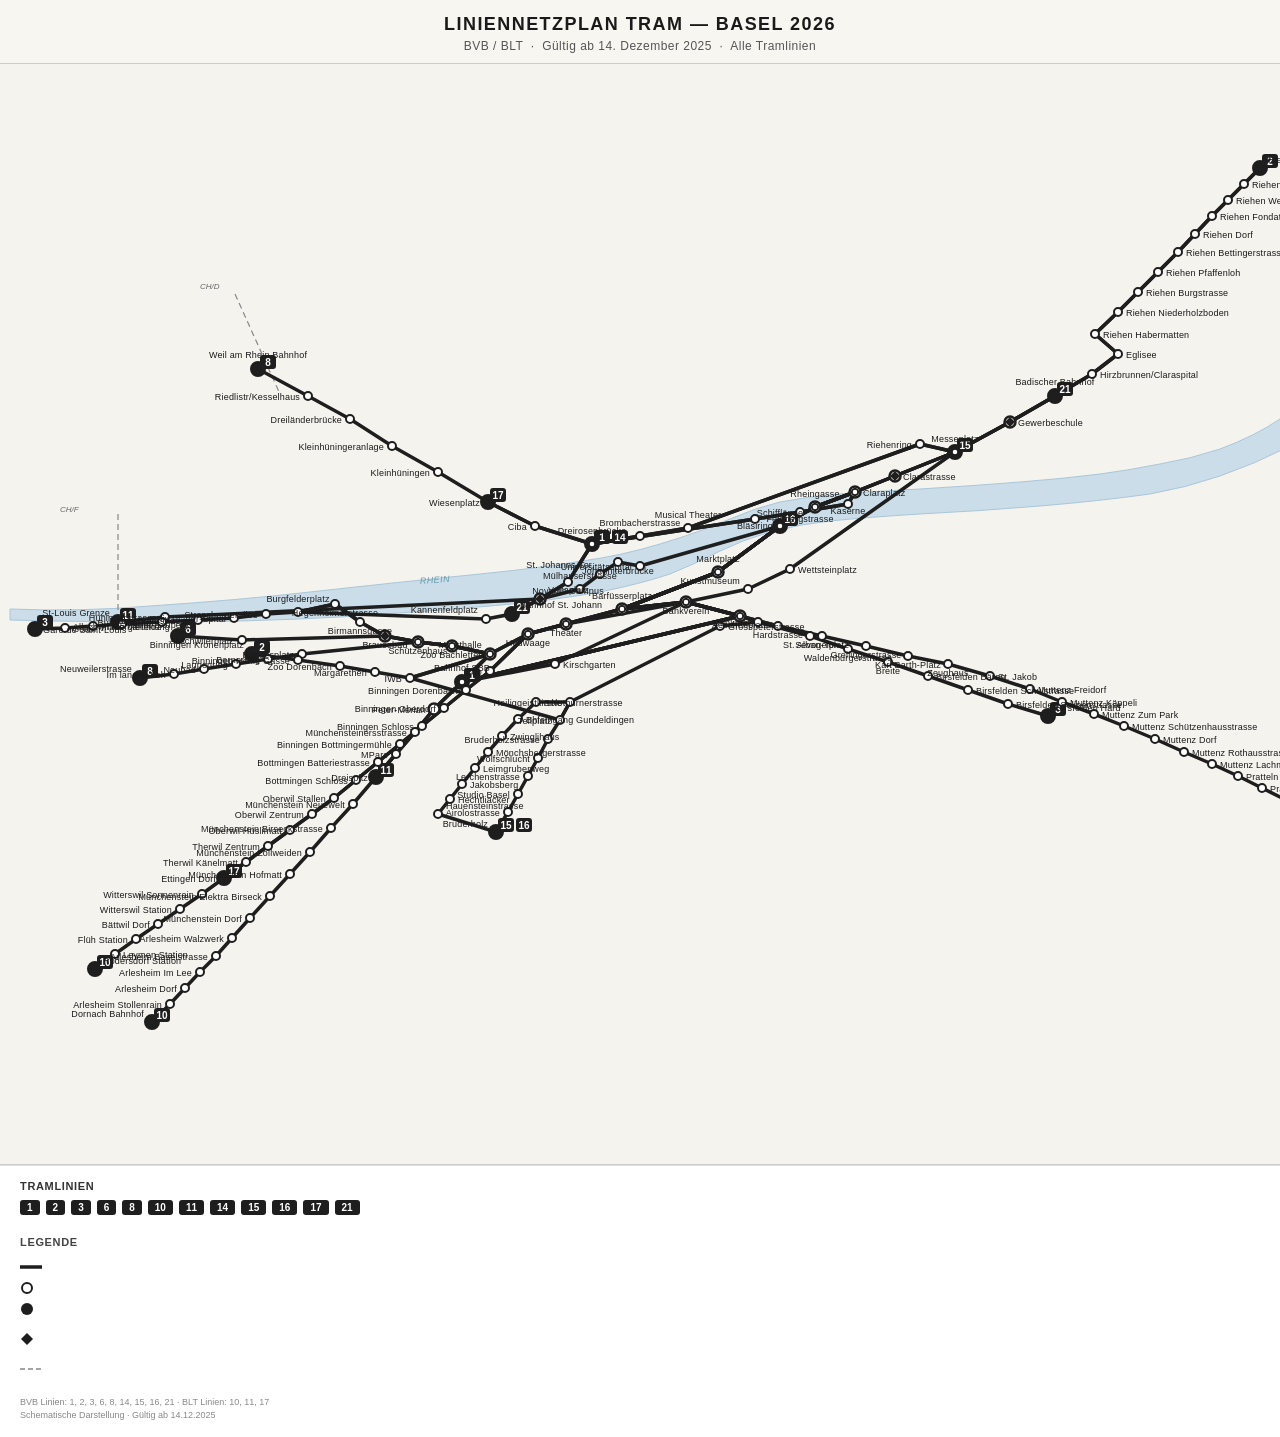
<file: tramliniennetzplan.html>
<!DOCTYPE html>
<html lang="de">
<head>
<meta charset="UTF-8">
<meta name="viewport" content="width=device-width, initial-scale=1.0">
<title>BVB/BLT Liniennetzplan Basel 2026</title>
<style>
  * { margin: 0; padding: 0; box-sizing: border-box; }
  body { background: #f8f6f1; font-family: 'Helvetica Neue', Helvetica, Arial, sans-serif; }
  h1 {
    text-align: center;
    font-size: 18px;
    font-weight: 700;
    letter-spacing: 0.08em;
    color: #1a1a1a;
    padding: 14px 0 4px;
    text-transform: uppercase;
  }
  .subtitle {
    text-align: center;
    font-size: 12px;
    color: #555;
    margin-bottom: 10px;
    letter-spacing: 0.04em;
  }
  #map-container {
    width: 100%;
    overflow: auto;
    background: #fff;
    border-top: 1px solid #ccc;
    border-bottom: 1px solid #ccc;
  }
  svg {
    display: block;
    min-width: 1800px;
  }
  .line-track { stroke: #1e1e1e; stroke-width: 3.5; fill: none; stroke-linecap: round; stroke-linejoin: round; }
  .stop-circle { fill: #fff; stroke: #1e1e1e; stroke-width: 2; }
  .stop-major { fill: #fff; stroke: #1e1e1e; stroke-width: 2.5; }
  .stop-terminus { fill: #1e1e1e; stroke: #1e1e1e; stroke-width: 2; }
  .stop-label {
    font-family: 'Helvetica Neue', Helvetica, Arial, sans-serif;
    font-size: 9px;
    fill: #1a1a1a;
    letter-spacing: 0.02em;
  }
  .line-num {
    font-family: 'Helvetica Neue', Helvetica, Arial, sans-serif;
    font-size: 10px;
    font-weight: 700;
    fill: #fff;
  }
  .line-badge { fill: #1e1e1e; }
  .rhein { fill: #b8d4e8; stroke: #8bb4d0; stroke-width: 1; opacity: 0.7; }
  .border-marker { stroke: #888; stroke-width: 1.2; stroke-dasharray: 6,4; fill: none; }
  .border-label { font-size: 8px; fill: #666; font-style: italic; }
  .country-label { font-size: 9px; fill: #6a9ab0; font-style: italic; letter-spacing: 0.05em; }
  .legend { font-size: 10px; fill: #333; }
  .weiche { fill: #1e1e1e; }
  .switch-diamond { fill: #1e1e1e; }
</style>
</head>
<body>
<h1>Liniennetzplan Tram — Basel 2026</h1>
<div class="subtitle">BVB / BLT &nbsp;·&nbsp; Gültig ab 14. Dezember 2025 &nbsp;·&nbsp; Alle Tramlinien</div>
<div id="map-container">
<svg id="map" viewBox="0 0 1800 1100" width="1800" height="1100">
<defs>
  <marker id="arrow" markerWidth="6" markerHeight="6" refX="3" refY="3" orient="auto">
    <path d="M0,0 L6,3 L0,6 Z" fill="#1e1e1e"/>
  </marker>
</defs>
<rect width="1800" height="1100" fill="#f5f3ee"/>

<!-- ===================== RHEIN (Rhine River) ===================== -->
<path class="rhein" d="
  M 10,545 Q 80,548 150,542 Q 240,536 310,528
  Q 400,518 480,510 Q 540,504 582,497
  Q 620,492 660,480 Q 700,468 730,455
  Q 755,444 780,438 Q 810,432 840,430
  Q 880,427 920,425 Q 970,422 1020,418
  Q 1060,415 1100,410 Q 1130,406 1160,400
  Q 1190,395 1220,385 Q 1255,372 1280,355
  Q 1310,335 1340,308 Q 1370,278 1390,245
  Q 1410,215 1420,185 Q 1430,160 1432,130
  L 1432,80 L 1460,80 L 1460,140
  Q 1458,170 1448,205 Q 1435,240 1415,270
  Q 1390,305 1358,335 Q 1325,362 1290,382
  Q 1255,400 1220,412 Q 1185,424 1150,430
  Q 1100,437 1040,442 Q 980,447 920,450
  Q 870,453 830,457 Q 800,460 770,468
  Q 742,476 718,488 Q 695,500 670,510
  Q 640,520 600,528 Q 550,537 490,542
  Q 420,548 340,553 Q 250,558 155,558
  Q 90,558 10,556 Z" />

<!-- Rhine label -->
<text x="420" y="520" class="country-label" transform="rotate(-4, 420, 520)">RHEIN</text>

<!-- ===================== COUNTRY BORDERS ===================== -->
<!-- CH/D border near Weil am Rhein -->
<line class="border-marker" x1="235" y1="230" x2="280" y2="330"/>
<text x="200" y="225" class="border-label">CH/D</text>

<!-- CH/F border near Saint-Louis -->
<line class="border-marker" x1="118" y1="450" x2="118" y2="560"/>
<text x="60" y="448" class="border-label">CH/F</text>

<!-- CH/F border near Riehen -->
<line class="border-marker" x1="1280" y1="70" x2="1380" y2="70"/>
<text x="1310" y="62" class="border-label">CH/D</text>

<script id="map-data">
// ============================================================
//  STOP DEFINITIONS  (name: [x, y, labelAnchor, labelDx, labelDy])
//  labelAnchor: "start" | "end" | "middle"
//  labelDx, labelDy: offset from stop center
// ============================================================
const S = {
  // ─── KLEIN-BASEL (north bank) ─────────────────────────
  'Rheingasse':              [815, 443, 'middle', 0, -10],
  'Claraplatz':              [855, 428, 'start',  8,  4],
  'Clarastrasse':            [895, 412, 'start',  8,  4],
  'Messeplatz':              [955, 388, 'middle', 0, -10],
  'Riehenring':              [920, 380, 'end',   -8,  4],
  'Gewerbeschule':           [1010, 358,'start',  8,  4],
  'Badischer Bahnhof':       [1055, 332,'middle', 0, -11],
  'Hirzbrunnen/Claraspital': [1092, 310,'start',  8,  4],
  'Eglisee':                 [1118, 290,'start',  8,  4],
  'Kaserne':                 [848, 440, 'middle', 0, 10],
  'Feldbergstrasse':         [800, 448, 'middle', 0, 10],
  'Bläsiring':               [755, 455, 'middle', 0, 10],

  // ─── DREIROSENBRÜCKE + UMGEBUNG ──────────────────────
  'Dreirosenbrücke':         [592, 480, 'middle', 0, -10],
  'Brombacherstrasse':       [640, 472, 'middle', 0, -10],
  'Musical Theater':         [688, 464, 'middle', 0, -10],

  // ─── LINE 8 NORDOST (Richtung Weil am Rhein) ─────────
  'Ciba':                    [535, 462, 'end',   -8,  4],
  'Wiesenplatz':             [488, 438, 'end',   -8,  4],
  'Kleinhüningen':           [438, 408, 'end',   -8,  4],
  'Kleinhüningeranlage':     [392, 382, 'end',   -8,  4],
  'Dreiländerbrücke':        [350, 355, 'end',   -8,  4],
  'Riedlistr/Kesselhaus':    [308, 332, 'end',   -8,  4],
  'Weil am Rhein Bahnhof':   [258, 305, 'middle', 0, -11],

  // ─── LINIE 1 / 11 / 21 ST. JOHANN (Grossbasel, Südufer) ─
  'Novartis Campus':         [568, 518, 'middle', 0, 12],
  'Voltaplatz':              [540, 535, 'start',  8, -6],
  'Bahnhof St. Johann':      [512, 550, 'start',  8, -6],
  'Kannenfeldplatz':         [486, 555, 'end',   -8, -6],
  'Mülhauserstrasse':        [580, 525, 'middle', 0, -10],
  'St. Johanns-Tor':         [600, 510, 'end',   -8, -6],
  'Johanniterbrücke':        [618, 498, 'middle', 0, 12],
  'Universitätsspital':      [640, 502, 'end',   -8,  4],

  // ─── LINIE 11 WEST (Richtung St-Louis, Südufer) ──────
  'St-Louis Grenze':         [118, 558, 'end',  -8, -6],
  'Hüningerstrasse':         [165, 553, 'end',  -8,  4],

  // ─── LINIE 3 NORDWEST (Saint-Louis FR) ───────────────
  'Burgfelderhof':           [162, 558, 'end',   -8,  4],
  'Waldighoferstrasse':      [198, 556, 'end',   -8,  4],
  'Felix Platter-Spital':    [234, 554, 'end',   -8,  4],
  'Strassburgerallee':       [266, 550, 'end',   -8,  4],
  'Burgfelderplatz':         [298, 548, 'middle', 0, -10],
  'Hegenheimerstrasse':      [335, 540, 'middle', 0, 12],
  'Birmannsgasse':           [360, 558, 'middle', 0, 12],
  'Brausebad':               [385, 572, 'middle', 0, 12],
  'Schützenhaus':            [418, 578, 'middle', 0, 12],
  'Zoo Bachletten':          [452, 582, 'middle', 0, 12],
  'Gare de Saint-Louis':     [35,  565, 'start',  8,  4],
  'Soleil':                  [65,  564, 'start',  8,  4],
  'Place Mermoz':            [93,  562, 'start',  8,  4],
  'Saint-Exupéry':           [122, 560, 'start',  8,  4],

  // ─── LINIE 6 WEST (Allschwil) ────────────────────────
  'Allschwilerplatz':        [242, 576, 'end',   -8,  4],
  'Allschwil Morgartenring': [178, 572, 'end',   -8, -6],

  // ─── LINIE 8 WEST (Richtung Neuweilerstrasse) ────────
  'Bundesplatz':             [302, 590, 'end',   -8,  4],
  'Bernerring':              [268, 595, 'end',   -8,  4],
  'Laupenring':              [236, 600, 'end',   -8,  4],
  'Neubad':                  [204, 605, 'end',   -8,  4],
  'Im langen Loh':           [174, 610, 'end',   -8,  4],
  'Neuweilerstrasse':        [140, 614, 'end',   -8, -6],

  // ─── ZENTRUM GROSSBASEL ──────────────────────────────
  'Markthalle':              [490, 590, 'end',   -8, -6],
  'Heuwaage':                [528, 570, 'middle', 0, 12],
  'Theater':                 [566, 560, 'middle', 0, 12],
  'Barfüsserplatz':          [622, 545, 'middle', 0, -10],
  'Marktplatz':              [718, 508, 'middle', 0, -10],
  'Schifflände':             [780, 462, 'middle', 0, -10],
  'Bankverein':              [686, 538, 'middle', 0, 12],
  'Aeschenplatz':            [740, 552, 'middle', 0, 12],
  'Kunstmuseum':             [748, 525, 'end',   -8, -5],
  'Wettsteinplatz':          [790, 505, 'start',  8,  4],
  'Bahnhof SBB':             [462, 618, 'middle', 0, -11],
  'IWB':                     [410, 614, 'end',   -8,  4],
  'Margarethen':             [375, 608, 'end',   -8,  4],
  'Zoo Dorenbach':           [340, 602, 'end',   -8,  4],
  'Binningen Hohle Gasse':   [298, 596, 'end',   -8,  4],
  'Binningen Kronenplatz':   [252, 590, 'end',   -8, -6],
  'Kirschgarten':            [555, 600, 'start',  8,  4],

  // ─── RIEHEN ──────────────────────────────────────────
  'Riehen Habermatten':      [1095, 270,'start',  8,  4],
  'Riehen Niederholzboden':  [1118, 248,'start',  8,  4],
  'Riehen Burgstrasse':      [1138, 228,'start',  8,  4],
  'Riehen Pfaffenloh':       [1158, 208,'start',  8,  4],
  'Riehen Bettingerstrasse': [1178, 188,'start',  8,  4],
  'Riehen Dorf':             [1195, 170,'start',  8,  4],
  'Riehen Fondation Beyeler':[1212, 152,'start',  8,  4],
  'Riehen Weilstrasse':      [1228, 136,'start',  8,  4],
  'Riehen Lörracherstrasse': [1244, 120,'start',  8,  4],
  'Riehen Grenze':           [1260, 104,'start',  8, -5],

  // ─── LINIE 10 SÜD (Dreispitz → Dornach) ──────────────
  'Peter-Merian':            [434, 645, 'end',   -8,  4],
  'Münchensteinersstrasse':  [415, 668, 'end',   -8,  4],
  'MParc':                   [396, 690, 'end',   -8,  4],
  'Dreispitz':               [376, 713, 'end',   -8,  4],
  'Münchenstein Neuewelt':   [353, 740, 'end',   -8,  4],
  'Münchenstein Birseckstrasse':[331,764,'end',  -8,  4],
  'Münchenstein Zollweiden': [310, 788, 'end',   -8,  4],
  'Münchenstein Hofmatt':    [290, 810, 'end',   -8,  4],
  'Münchenstein Elektra Birseck':[270,832,'end', -8,  4],
  'Münchenstein Dorf':       [250, 854, 'end',   -8,  4],
  'Arlesheim Walzwerk':      [232, 874, 'end',   -8,  4],
  'Arlesheim Baselstrasse':  [216, 892, 'end',   -8,  4],
  'Arlesheim Im Lee':        [200, 908, 'end',   -8,  4],
  'Arlesheim Dorf':          [185, 924, 'end',   -8,  4],
  'Arlesheim Stollenrain':   [170, 940, 'end',   -8,  4],
  'Dornach Bahnhof':         [152, 958, 'end',   -8, -5],

  // ─── LINIE 10 WEST (Ettingen/Rodersdorf) ─────────────
  'Zoo':                     [490, 607, 'end',   -8,  4],
  'Binningen Dorenbach':     [466, 626, 'end',   -8,  4],
  'Binningen Oberdorf':      [444, 644, 'end',   -8,  4],
  'Binningen Schloss':       [422, 662, 'end',   -8,  4],
  'Binningen Bottmingermühle':[400,680, 'end',   -8,  4],
  'Bottmingen Batteriestrasse':[378,698,'end',   -8,  4],
  'Bottmingen Schloss':      [356, 716, 'end',   -8,  4],
  'Oberwil Stallen':         [334, 734, 'end',   -8,  4],
  'Oberwil Zentrum':         [312, 750, 'end',   -8,  4],
  'Oberwil Hüslimatt':       [290, 766, 'end',   -8,  4],
  'Therwil Zentrum':         [268, 782, 'end',   -8,  4],
  'Therwil Känelmatt':       [246, 798, 'end',   -8,  4],
  'Ettingen Dorf':           [224, 814, 'end',   -8,  4],
  'Witterswil Sonnenrain':   [202, 830, 'end',   -8,  4],
  'Witterswil Station':      [180, 845, 'end',   -8,  4],
  'Bättwil Dorf':            [158, 860, 'end',   -8,  4],
  'Flüh Station':            [136, 875, 'end',   -8,  4],
  'Leymen Station':          [115, 890, 'start',  8,  4],
  'Rodersdorf Station':      [95,  905, 'start',  8, -5],

  // ─── LINIE 14 OST (Muttenz / Pratteln) ───────────────
  'Hardstrasse':             [778, 562, 'middle', 0, 12],
  'Sevogelplatz':            [822, 572, 'middle', 0, 12],
  'Grellingerstrasse':       [866, 582, 'middle', 0, 12],
  'Karl Barth-Platz':        [908, 592, 'middle', 0, 12],
  'Zeughaus':                [948, 600, 'middle', 0, 12],
  'St. Jakob':               [990, 612, 'start',  8,  4],
  'Muttenz Freidorf':        [1030,625, 'start',  8,  4],
  'Muttenz Käppeli':         [1062,638, 'start',  8,  4],
  'Muttenz Zum Park':        [1094,650, 'start',  8,  4],
  'Muttenz Schützenhausstrasse':[1124,662,'start',8,  4],
  'Muttenz Dorf':            [1155,675, 'start',  8,  4],
  'Muttenz Rothausstrasse':  [1184,688, 'start',  8,  4],
  'Muttenz Lachmatt':        [1212,700, 'start',  8,  4],
  'Pratteln Kästeli':        [1238,712, 'start',  8,  4],
  'Pratteln Gempenstrasse':  [1262,724, 'start',  8,  4],
  'Pratteln Bahnhofstrasse': [1286,736, 'start',  8,  4],
  'Pratteln Schlossstrasse': [1310,748, 'start',  8, -5],

  // ─── LINIE 3 OST (Birsfelden) ────────────────────────
  'Denkmal':                 [758, 558, 'end',  -8,  4],
  'St. Alban-Tor':           [810, 572, 'middle', 0, 12],
  'Waldenburgerstrasse':     [848, 585, 'middle', 0, 12],
  'Breite':                  [888, 598, 'middle', 0, 12],
  'Birsfelden Bären':        [928, 612, 'start',  8,  4],
  'Birsfelden Schulstrasse': [968, 626, 'start',  8,  4],
  'Birsfelden Salinenstrasse':[1008,640,'start',  8,  4],
  'Birsfelden Hard':         [1048,652, 'start',  8, -5],

  // ─── LINIE 15 / 16 SÜD (Bruderholz) ─────────────────
  'Grosspeterstrasse':       [720, 562, 'start',  8,  4],
  'Heiliggeistkirche':       [570, 638, 'end',   -8,  4],
  'Tellplatz':               [560, 656, 'end',   -8,  4],
  'Bruderholzstrasse':       [548, 675, 'end',   -8,  4],
  'Wolfschlucht':            [538, 694, 'end',   -8,  4],
  'Lerchenstrasse':          [528, 712, 'end',   -8,  4],
  'Studio Basel':            [518, 730, 'end',   -8,  4],
  'Airolostrasse':           [508, 748, 'end',   -8,  4],
  'Bruderholz':              [496, 768, 'end',   -8, -5],
  'Solothurnerstrasse':      [536, 638, 'start',  8,  4],
  'Bhfeingang Gundeldingen': [518, 655, 'start',  8,  4],
  'Zwinglihaus':             [502, 672, 'start',  8,  4],
  'Mönchsbergerstrasse':     [488, 688, 'start',  8,  4],
  'Leimgrubenweg':           [475, 704, 'start',  8,  4],
  'Jakobsberg':              [462, 720, 'start',  8,  4],
  'Hechtliacker':            [450, 735, 'start',  8,  4],
  'Hauensteinstrasse':       [438, 750, 'start',  8, -5],
};

// ============================================================
//  LINE DEFINITIONS  (number, stops[])
// ============================================================
const LINES = [
  {
    num: 1,
    stops: [
      'Dreirosenbrücke','Novartis Campus','Voltaplatz','Bahnhof St. Johann',
      'Kannenfeldplatz','Burgfelderplatz','Hegenheimerstrasse','Birmannsgasse',
      'Brausebad','Schützenhaus','Zoo Bachletten','Markthalle','Bahnhof SBB'
    ]
  },
  {
    num: 2,
    stops: [
      'Binningen Kronenplatz','Binningen Hohle Gasse','Zoo Dorenbach','Margarethen',
      'IWB','Markthalle','Bahnhof SBB','Kirschgarten','Bankverein','Kunstmuseum',
      'Wettsteinplatz','Messeplatz','Gewerbeschule','Badischer Bahnhof',
      'Hirzbrunnen/Claraspital','Eglisee','Riehen Habermatten','Riehen Niederholzboden',
      'Riehen Burgstrasse','Riehen Pfaffenloh','Riehen Bettingerstrasse','Riehen Dorf',
      'Riehen Fondation Beyeler','Riehen Weilstrasse','Riehen Lörracherstrasse','Riehen Grenze'
    ]
  },
  {
    num: 3,
    stops: [
      'Gare de Saint-Louis','Soleil','Place Mermoz','Saint-Exupéry',
      'Burgfelderhof','Waldighoferstrasse','Felix Platter-Spital','Strassburgerallee',
      'Burgfelderplatz','Hegenheimerstrasse','Birmannsgasse','Brausebad',
      'Schützenhaus','Zoo Bachletten','Markthalle','Bahnhof SBB','Aeschenplatz',
      'Hardstrasse','Denkmal','St. Alban-Tor','Waldenburgerstrasse','Breite',
      'Birsfelden Bären','Birsfelden Schulstrasse','Birsfelden Salinenstrasse','Birsfelden Hard'
    ]
  },
  {
    num: 6,
    stops: [
      'Allschwil Morgartenring','Allschwilerplatz','Brausebad','Schützenhaus',
      'Zoo Bachletten','Markthalle','Heuwaage','Theater','Barfüsserplatz',
      'Marktplatz','Schifflände','Rheingasse','Claraplatz','Clarastrasse',
      'Messeplatz','Gewerbeschule','Badischer Bahnhof','Hirzbrunnen/Claraspital',
      'Eglisee','Riehen Habermatten','Riehen Niederholzboden','Riehen Burgstrasse',
      'Riehen Pfaffenloh','Riehen Bettingerstrasse','Riehen Dorf',
      'Riehen Fondation Beyeler','Riehen Weilstrasse','Riehen Lörracherstrasse','Riehen Grenze'
    ]
  },
  {
    num: 8,
    stops: [
      'Neuweilerstrasse','Im langen Loh','Neubad','Laupenring','Bernerring',
      'Bundesplatz','Schützenhaus','Zoo Bachletten','Markthalle','Bahnhof SBB',
      'Aeschenplatz','Bankverein','Barfüsserplatz','Marktplatz','Schifflände',
      'Rheingasse','Claraplatz','Kaserne','Feldbergstrasse','Bläsiring',
      'Dreirosenbrücke','Ciba','Wiesenplatz','Kleinhüningen','Kleinhüningeranlage',
      'Dreiländerbrücke','Riedlistr/Kesselhaus','Weil am Rhein Bahnhof'
    ]
  },
  {
    num: 10,
    stops: [
      'Dornach Bahnhof','Arlesheim Stollenrain','Arlesheim Dorf','Arlesheim Im Lee',
      'Arlesheim Baselstrasse','Arlesheim Walzwerk','Münchenstein Dorf',
      'Münchenstein Elektra Birseck','Münchenstein Hofmatt','Münchenstein Zollweiden',
      'Münchenstein Birseckstrasse','Münchenstein Neuewelt','Dreispitz','MParc',
      'Münchensteinersstrasse','Peter-Merian','Bahnhof SBB','Aeschenplatz','Bankverein',
      'Theater','Heuwaage','Zoo','Binningen Dorenbach','Binningen Oberdorf',
      'Binningen Schloss','Binningen Bottmingermühle','Bottmingen Batteriestrasse',
      'Bottmingen Schloss','Oberwil Stallen','Oberwil Zentrum','Oberwil Hüslimatt',
      'Therwil Zentrum','Therwil Känelmatt','Ettingen Dorf','Witterswil Sonnenrain',
      'Witterswil Station','Bättwil Dorf','Flüh Station','Leymen Station','Rodersdorf Station'
    ]
  },
  {
    num: 11,
    stops: [
      'St-Louis Grenze','Hüningerstrasse','Voltaplatz','Mülhauserstrasse',
      'St. Johanns-Tor','Johanniterbrücke','Universitätsspital','Schifflände',
      'Marktplatz','Barfüsserplatz','Bankverein','Aeschenplatz','Bahnhof SBB',
      'Peter-Merian','Münchensteinersstrasse','MParc','Dreispitz'
    ]
  },
  {
    num: 14,
    stops: [
      'Dreirosenbrücke','Brombacherstrasse','Musical Theater','Riehenring',
      'Messeplatz','Clarastrasse','Claraplatz','Rheingasse','Schifflände',
      'Marktplatz','Barfüsserplatz','Bankverein','Aeschenplatz',
      'Hardstrasse','Sevogelplatz','Grellingerstrasse','Karl Barth-Platz','Zeughaus',
      'St. Jakob','Muttenz Freidorf','Muttenz Käppeli','Muttenz Zum Park',
      'Muttenz Schützenhausstrasse','Muttenz Dorf','Muttenz Rothausstrasse',
      'Muttenz Lachmatt','Pratteln Kästeli','Pratteln Gempenstrasse',
      'Pratteln Bahnhofstrasse','Pratteln Schlossstrasse'
    ]
  },
  {
    num: 15,
    stops: [
      'Messeplatz','Clarastrasse','Claraplatz','Rheingasse','Schifflände',
      'Marktplatz','Barfüsserplatz','Bankverein','Aeschenplatz','Denkmal',
      'Grosspeterstrasse','Heiliggeistkirche','Tellplatz','Bruderholzstrasse',
      'Wolfschlucht','Lerchenstrasse','Studio Basel','Airolostrasse','Bruderholz'
    ]
  },
  {
    num: 16,
    stops: [
      'Bruderholz','Hauensteinstrasse','Hechtliacker','Jakobsberg','Leimgrubenweg',
      'Mönchsbergerstrasse','Zwinglihaus','Bhfeingang Gundeldingen','Solothurnerstrasse',
      'Heiliggeistkirche','Tellplatz','IWB','Markthalle','Heuwaage','Theater',
      'Barfüsserplatz','Marktplatz','Schifflände'
    ]
  },
  {
    num: 17,
    stops: [
      'Wiesenplatz','Ciba','Dreirosenbrücke','Bläsiring','Feldbergstrasse',
      'Kaserne','Claraplatz','Rheingasse','Schifflände','Marktplatz',
      'Barfüsserplatz','Theater','Heuwaage','Zoo','Binningen Dorenbach',
      'Binningen Oberdorf','Binningen Schloss','Binningen Bottmingermühle',
      'Bottmingen Batteriestrasse','Bottmingen Schloss','Oberwil Stallen',
      'Oberwil Zentrum','Oberwil Hüslimatt','Therwil Zentrum','Therwil Känelmatt',
      'Ettingen Dorf'
    ]
  },
  {
    num: 21,
    stops: [
      'Bahnhof St. Johann','Voltaplatz','Novartis Campus','Dreirosenbrücke',
      'Brombacherstrasse','Musical Theater','Riehenring','Messeplatz',
      'Gewerbeschule','Badischer Bahnhof'
    ]
  }
];

// ============================================================
//  TERMINUS & MAJOR-STOP CLASSIFICATION
// ============================================================
// Collect all termini
const terminusSets = new Set();
LINES.forEach(l => {
  terminusSets.add(l.stops[0]);
  terminusSets.add(l.stops[l.stops.length - 1]);
});

// Collect how many lines use each stop
const lineCount = {};
LINES.forEach(l => {
  l.stops.forEach(s => {
    lineCount[s] = (lineCount[s] || 0) + 1;
  });
});

const MAJOR_STOPS = new Set([
  'Bahnhof SBB','Badischer Bahnhof','Barfüsserplatz','Marktplatz',
  'Bankverein','Aeschenplatz','Schifflände','Dreirosenbrücke',
  'Theater','Heuwaage','Messeplatz','Claraplatz','Markthalle',
  'Brausebad','Zoo Bachletten','Schützenhaus','Rheingasse',
  'Dreispitz','Peter-Merian'
]);

// ============================================================
//  DRAW THE MAP
// ============================================================
window.onload = function() {
  const svg = document.getElementById('map');

  // --- 1. Draw all line tracks ---
  LINES.forEach(line => {
    const pts = line.stops.map(name => {
      if (!S[name]) { console.warn('Missing stop:', name, 'in line', line.num); return null; }
      return S[name];
    }).filter(Boolean);

    if (pts.length < 2) return;

    const polyline = document.createElementNS('http://www.w3.org/2000/svg','polyline');
    polyline.setAttribute('points', pts.map(p => p[0]+','+p[1]).join(' '));
    polyline.setAttribute('class','line-track');
    polyline.setAttribute('data-line', line.num);
    svg.appendChild(polyline);
  });

  // --- 2. Draw weichen (junctions / switches) ---
  // A Weiche exists where a stop is used by multiple lines and at least one branch exists
  // We mark branch points with a small diamond
  const junctions = new Set();
  LINES.forEach(line => {
    line.stops.forEach((name, i) => {
      if (i > 0 && i < line.stops.length - 1 && lineCount[name] >= 2) {
        junctions.add(name);
      }
    });
  });

  // --- 3. Draw stops ---
  const drawnStops = new Set();
  // Draw terminus stops first (filled circles)
  LINES.forEach(line => {
    [line.stops[0], line.stops[line.stops.length-1]].forEach(name => {
      if (!S[name] || drawnStops.has(name)) return;
      drawnStops.add(name);
      const [x, y] = S[name];
      const r = 7;
      const circle = document.createElementNS('http://www.w3.org/2000/svg','circle');
      circle.setAttribute('cx', x);
      circle.setAttribute('cy', y);
      circle.setAttribute('r', r);
      circle.setAttribute('class','stop-terminus');
      svg.appendChild(circle);

      // Line number badge
      const linesAtStop = LINES.filter(l => l.stops[0] === name || l.stops[l.stops.length-1] === name);
      linesAtStop.forEach((l, idx) => {
        const bw = 16, bh = 14;
        const bx = x + (idx % 2 === 0 ? 10 : 28);
        const by = y - 7 + Math.floor(idx / 2) * 16;
        const rect = document.createElementNS('http://www.w3.org/2000/svg','rect');
        rect.setAttribute('x', bx - bw/2);
        rect.setAttribute('y', by - bh/2);
        rect.setAttribute('width', bw);
        rect.setAttribute('height', bh);
        rect.setAttribute('rx', 3);
        rect.setAttribute('class','line-badge');
        svg.appendChild(rect);
        const txt = document.createElementNS('http://www.w3.org/2000/svg','text');
        txt.setAttribute('x', bx);
        txt.setAttribute('y', by + 4);
        txt.setAttribute('text-anchor','middle');
        txt.setAttribute('class','line-num');
        txt.textContent = l.num;
        svg.appendChild(txt);
      });
    });
  });

  // Draw all intermediate stops
  Object.keys(S).forEach(name => {
    if (drawnStops.has(name)) return;
    if (!lineCount[name]) return; // stop not used by any line
    drawnStops.add(name);
    const [x, y] = S[name];
    const isMajor = MAJOR_STOPS.has(name) || lineCount[name] >= 3;
    const r = isMajor ? 5.5 : 4;
    const circle = document.createElementNS('http://www.w3.org/2000/svg','circle');
    circle.setAttribute('cx', x);
    circle.setAttribute('cy', y);
    circle.setAttribute('r', r);
    circle.setAttribute('class', isMajor ? 'stop-major' : 'stop-circle');
    svg.appendChild(circle);

    // Junction diamond (Weiche) for branching points
    if (junctions.has(name) && lineCount[name] >= 3) {
      const size = 5;
      const diamond = document.createElementNS('http://www.w3.org/2000/svg','polygon');
      diamond.setAttribute('points',
        `${x},${y-size} ${x+size},${y} ${x},${y+size} ${x-size},${y}`
      );
      diamond.setAttribute('class','switch-diamond');
      svg.appendChild(diamond);
    }
  });

  // --- 4. Draw labels ---
  Object.keys(S).forEach(name => {
    if (!lineCount[name]) return;
    const [x, y, anchor, dx, dy] = S[name];
    const text = document.createElementNS('http://www.w3.org/2000/svg','text');
    text.setAttribute('x', x + (dx||0));
    text.setAttribute('y', y + (dy||0));
    text.setAttribute('text-anchor', anchor || 'middle');
    text.setAttribute('class','stop-label');
    text.textContent = name;
    svg.appendChild(text);
  });

  // --- 5. Line number labels at termini ---
  // Already drawn as badges above

  // --- 6. Draw Weiche tick marks (small perpendicular lines at branch points) ---
  // Visual indicator for switches between lines
  junctions.forEach(name => {
    if (!S[name]) return;
    const [x, y] = S[name];
    if (lineCount[name] < 2) return;
    // Small white dot over junction to distinguish switch
    if (lineCount[name] >= 4) {
      const dot = document.createElementNS('http://www.w3.org/2000/svg','circle');
      dot.setAttribute('cx', x);
      dot.setAttribute('cy', y);
      dot.setAttribute('r', 3);
      dot.setAttribute('fill','#fff');
      dot.setAttribute('stroke','#1e1e1e');
      dot.setAttribute('stroke-width','1.5');
      svg.appendChild(dot);
    }
  });
};
</script>

<!-- Inline rendering trigger -->
<script>
// Execute immediately after DOM is ready (data script has already run)
document.addEventListener('DOMContentLoaded', function() {
  // The onload handler above takes care of everything
});
</script>

</svg>
</div>

<!-- ═══════════════════════════════════════════ LEGEND ═══ -->
<div style="padding: 14px 20px; display:flex; flex-wrap:wrap; gap:18px; align-items:flex-start; background:#fff; border-top:1px solid #ddd;">
  <div style="min-width:180px;">
    <div style="font-size:11px; font-weight:700; letter-spacing:0.06em; color:#333; margin-bottom:8px; text-transform:uppercase;">Tramlinien</div>
    <div style="display:flex; flex-wrap:wrap; gap:6px;">
      <span style="background:#1e1e1e;color:#fff;font-size:10px;font-weight:700;padding:2px 7px;border-radius:3px;">1</span>
      <span style="background:#1e1e1e;color:#fff;font-size:10px;font-weight:700;padding:2px 7px;border-radius:3px;">2</span>
      <span style="background:#1e1e1e;color:#fff;font-size:10px;font-weight:700;padding:2px 7px;border-radius:3px;">3</span>
      <span style="background:#1e1e1e;color:#fff;font-size:10px;font-weight:700;padding:2px 7px;border-radius:3px;">6</span>
      <span style="background:#1e1e1e;color:#fff;font-size:10px;font-weight:700;padding:2px 7px;border-radius:3px;">8</span>
      <span style="background:#1e1e1e;color:#fff;font-size:10px;font-weight:700;padding:2px 7px;border-radius:3px;">10</span>
      <span style="background:#1e1e1e;color:#fff;font-size:10px;font-weight:700;padding:2px 7px;border-radius:3px;">11</span>
      <span style="background:#1e1e1e;color:#fff;font-size:10px;font-weight:700;padding:2px 7px;border-radius:3px;">14</span>
      <span style="background:#1e1e1e;color:#fff;font-size:10px;font-weight:700;padding:2px 7px;border-radius:3px;">15</span>
      <span style="background:#1e1e1e;color:#fff;font-size:10px;font-weight:700;padding:2px 7px;border-radius:3px;">16</span>
      <span style="background:#1e1e1e;color:#fff;font-size:10px;font-weight:700;padding:2px 7px;border-radius:3px;">17</span>
      <span style="background:#1e1e1e;color:#fff;font-size:10px;font-weight:700;padding:2px 7px;border-radius:3px;">21</span>
    </div>
  </div>
  <div style="min-width:160px; font-size:10px; color:#444; line-height:1.8;">
    <div style="font-weight:700; text-transform:uppercase; letter-spacing:0.06em; margin-bottom:5px; font-size:11px;">Legende</div>
    <div style="display:flex; align-items:center; gap:6px; margin-bottom:3px;">
      <svg width="22" height="12"><line x1="0" y1="6" x2="22" y2="6" stroke="#1e1e1e" stroke-width="3.5"/></svg>
      Tramstrecke
    </div>
    <div style="display:flex; align-items:center; gap:6px; margin-bottom:3px;">
      <svg width="14" height="14"><circle cx="7" cy="7" r="5" fill="white" stroke="#1e1e1e" stroke-width="2"/></svg>
      Haltestelle
    </div>
    <div style="display:flex; align-items:center; gap:6px; margin-bottom:3px;">
      <svg width="14" height="14"><circle cx="7" cy="7" r="6" fill="#1e1e1e"/></svg>
      Endstation
    </div>
    <div style="display:flex; align-items:center; gap:6px; margin-bottom:3px;">
      <svg width="14" height="14">
        <polygon points="7,1 13,7 7,13 1,7" fill="#1e1e1e"/>
      </svg>
      Weiche / Abzweigung
    </div>
    <div style="display:flex; align-items:center; gap:6px;">
      <svg width="22" height="12"><line x1="0" y1="6" x2="22" y2="6" stroke="#888" stroke-width="1.5" stroke-dasharray="5,3"/></svg>
      Landesgrenze
    </div>
  </div>
  <div style="font-size:9px; color:#888; max-width:300px; line-height:1.5; margin-top:auto;">
    BVB Linien: 1, 2, 3, 6, 8, 14, 15, 16, 21 · BLT Linien: 10, 11, 17<br>
    Schematische Darstellung · Gültig ab 14.12.2025
  </div>
</div>

</body>
</html>
</file>
